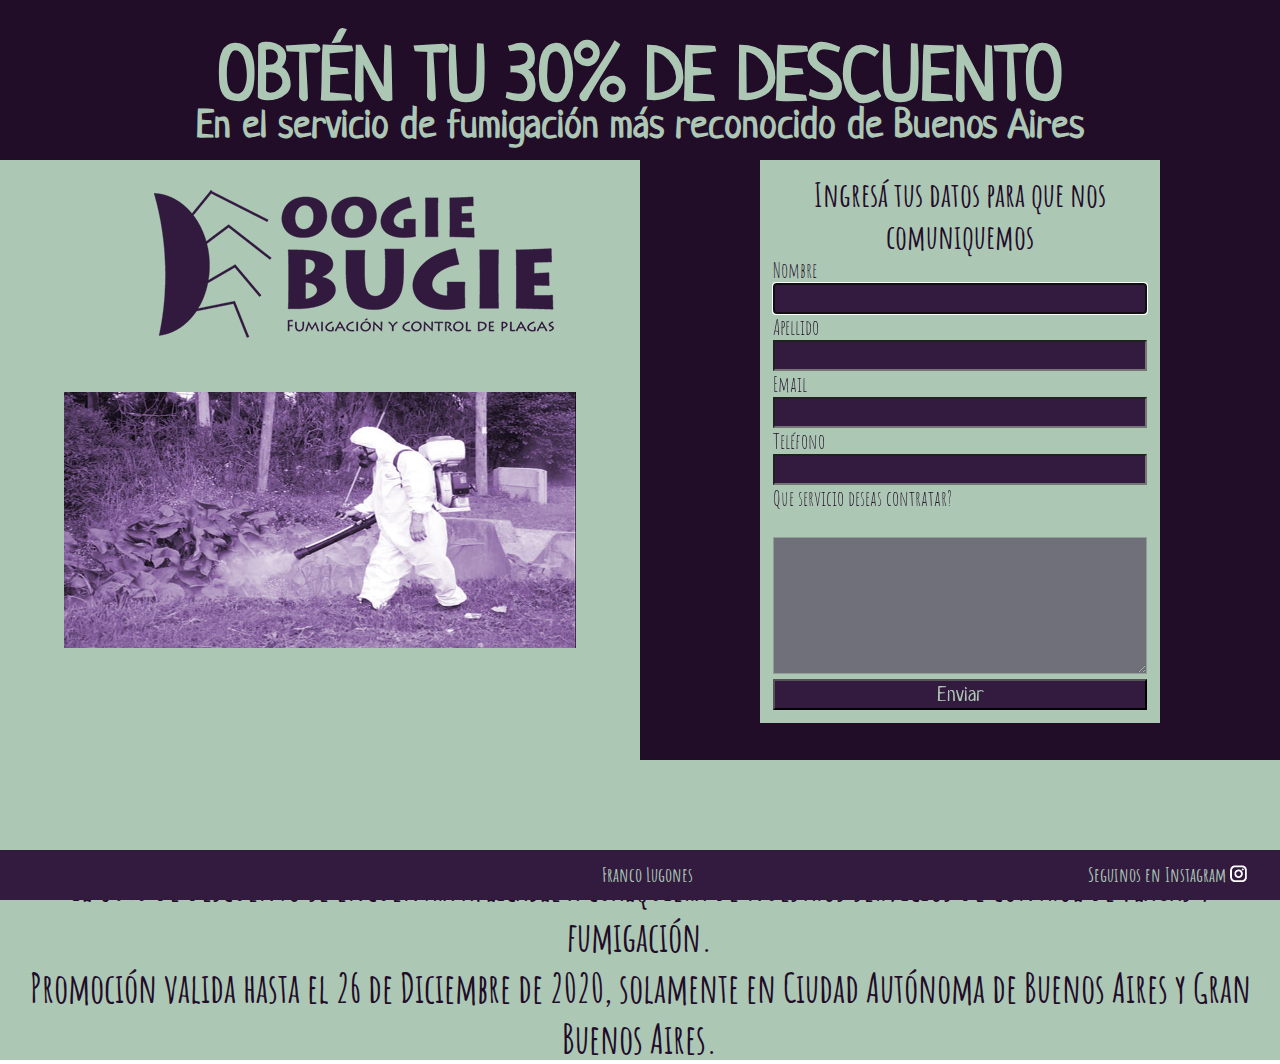
<file: index.html>
<!DOCTYPE html>
<html>
<head>
	<meta charset="utf-8">
	<meta name="viewport" content="width=device-width, initial-scale=1.0">
	<meta http-equiv="X-UA-Compatible" content="IE=edge">
	<title>Segundo Parcial</title>

	<link href="css/estilos1.css" rel="stylesheet" type="text/css">

	<link rel="stylesheet" href="https://cdnjs.cloudflare.com/ajax/libs/animate.css/4.1.1/animate.min.css"/>
	<link rel="stylesheet" type="text/css" href="css/responsiveslides.css">
	<script src="http://ajax.googleapis.com/ajax/libs/jquery/1.8.3/jquery.min.js"></script>
	<script src="js/responsiveslides.js"></script>
	
</head>

<body>

<main>

<div class="grid-container">
  <div class="Header">
		<h1 id="titular" class="animate__animated animate__bounce animate__slower"> OBTÉN TU 30% DE DESCUENTO </h1>
		<br>
		<h4>En el servicio de fumigación más reconocido de Buenos Aires</h4>
  </div>
  <div class="Izquierda">
	  	<div class="logo"> 
			<a href="web/Index.html" target="blank_">
				<img src="img/logo.png" class="animacion1">
			</a>
	  	</div>
	  	<div class="galeria">
	  		<ul class="rslides">
  				 <li><img src="img/1.jpg" alt=""></li>
			</ul>
			<script>
  				$(function() { $(".rslides").responsiveSlides(); });
			</script>
	  	</div>

  </div>

  <div class="Derecha">

  	<div id="cont_texto">
      <h1>Ingresá tus datos para que nos comuniquemos</h1>
      <form id="form" action="enviar.php" method="post">
       
        <label for="nombre">Nombre<br /><input type="text" name="nombre" id="nombre" required autofocus/>
        </label>
          <br />
          <label for="apellido">Apellido<br /><input type="text" name="apellido" id="apellido" />
          </label>
          <br />
          <label for="email">Email<br /><input type="email" name="email" id="email" required />
          </label>
          <br />
          <label>Teléfono</label>
          <input type="tel" >
          <br>
          <label for="mensaje">Que servicio deseas contratar? <br />
          </label>
          <br />
          <textarea name="msj" rows="5" id="mensaje"></textarea>
          <input name="Submit" type="submit" value="Enviar">
  	  </form>

</div>
  </div>

  <div class="Bajo">
  	<h2> El 30% de descuento se encuentra aplicable a cualquiera de nuestros servicios de control de plagas y fumigación. 
  		<br>
  	Promoción valida hasta el 26 de Diciembre de 2020, solamente en Ciudad Autónoma de Buenos Aires y Gran Buenos Aires.
    </h2>
  </div>

</div>

</main>

<div class="footer">
	<div class="link">
		<a href="micrositio.html" target="blank_" style="text-decoration:none">
			<h3>Franco Lugones</h3>
		</a>
	</div> 
	<div class="insta">
		<a href="https://www.instagram.com/" target="blank_" style="text-decoration:none">
			<h5>Seguinos en Instagram</h5>
			<img src="img/ig.png" class="ig">
		</a>
	</div>
</div>

</body>

</html>
</file>
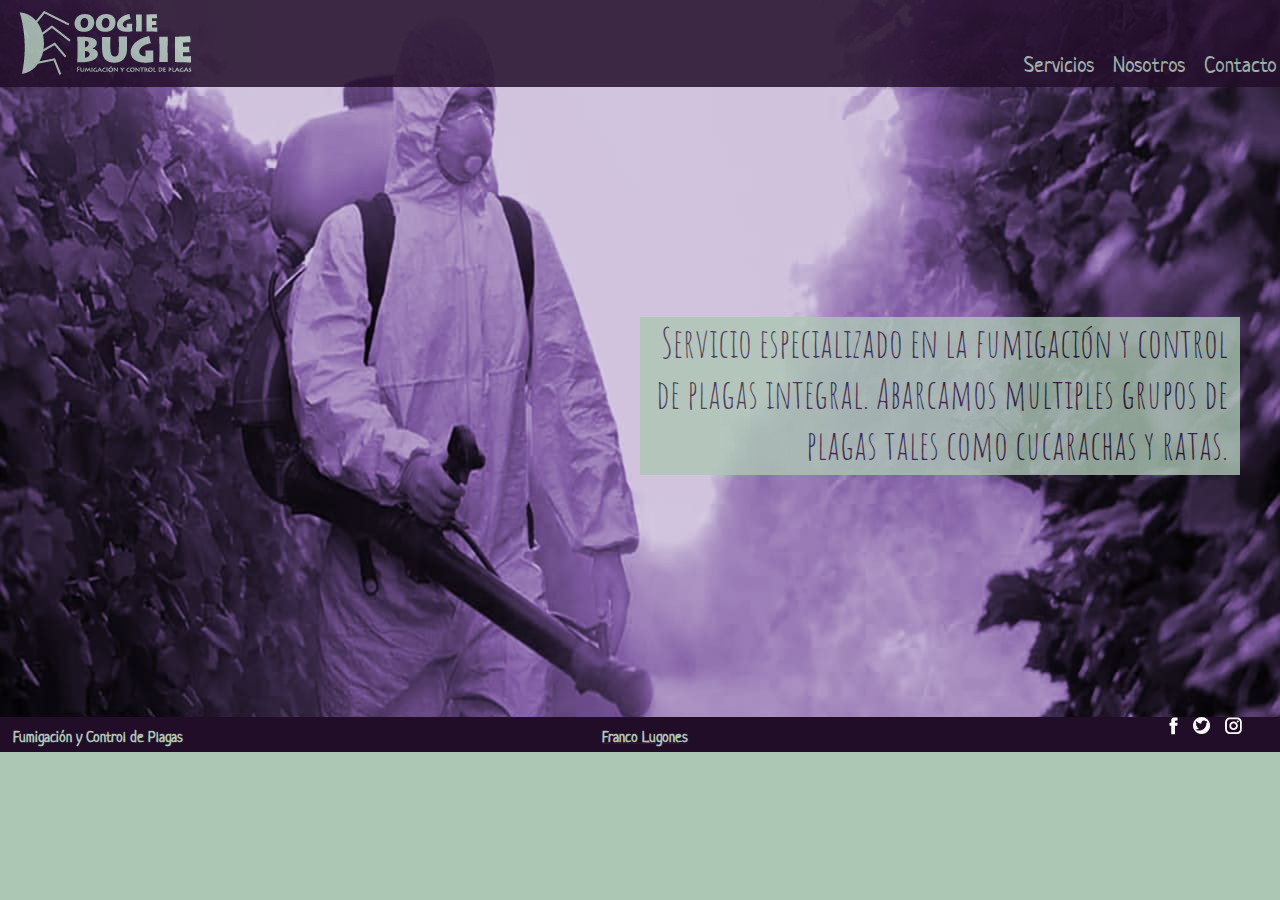
<file: web/Index.html>
<!DOCTYPE html>
<html>
<head>
	<meta charset="utf-8">
	<title>Oogie BUGie</title>
	<link rel="stylesheet" type="text/css" href="css/estilos1.css">
</head>
<body>
<main class="ppal">
	<header>
		<a href="Index.html">
			<img src="img/logo.png" class="logo">
		</a>

		<nav>
			<div>
				<ul>
					<li>
						<a href="servicios.html">Servicios</a>
					</li>
					<li>
						<a href="nosotros.html">Nosotros</a>
					</li>
					<li>
						<a href="contacto.html">Contacto</a>
					</li>
				</ul>
			</div>
		</nav>
	</header>

	<section class="fondo">
		<div class="descripcionppal">
			<p class="textoppal">Servicio especializado en la fumigación y control de plagas integral. Abarcamos multiples grupos de plagas tales como cucarachas y ratas.</p>
		</div>
	</section>

	<footer>
		<div class="tagline">
			<h6 class="autor">Fumigación y Control de Plagas</h6>
		</div>
		<div class="mid">
			<a href="micrositio.html" target="_blank">
					<h6 class="autor">Franco Lugones</h6>
		</div>
		<div class="redes">
			<ul>
				<a class="ig" href="https://www.instagram.com/" target="blank">
				<img src="img/ig.png">
				</a>

				<a class="tw" href="https://twitter.com/home" target="blank">
				<img src="img/tw.png">
				</a>

				<a class="fb" href="https://www.facebook.com/" target="blank">
				<img src="img/fb.png">
				</a>
			</ul>
		</div>
	</footer>

</main>	
</body>
</html>
</file>
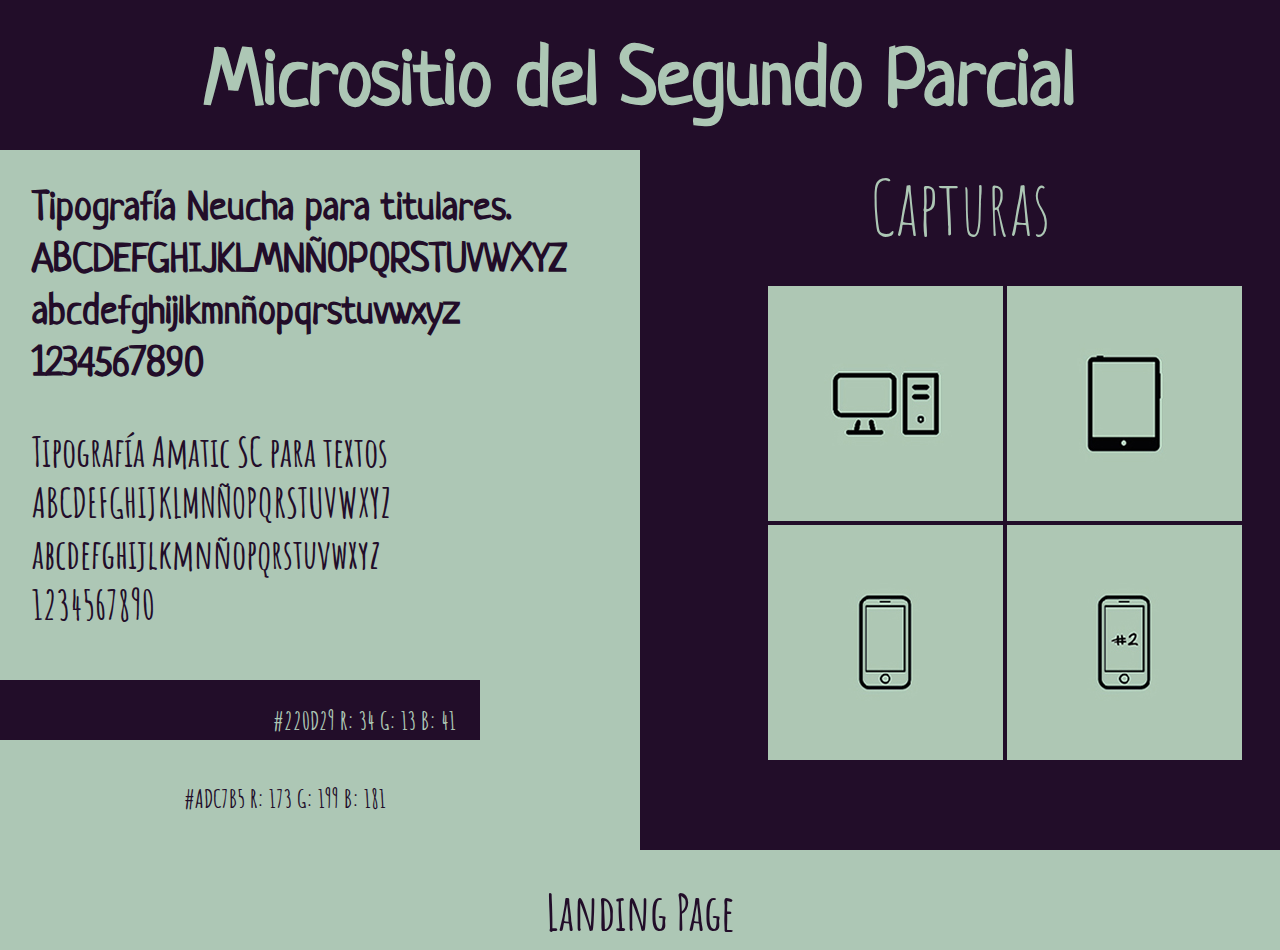
<file: micrositio.html>
<!DOCTYPE html>
<html>
<head>
	<meta charset="utf-8">
	<title>Micrositio - Segundo Parcial</title>

	<link href="css/estilos2.css" rel="stylesheet" type="text/css"/>
  <link rel="stylesheet" href="https://cdnjs.cloudflare.com/ajax/libs/animate.css/4.1.1/animate.min.css"/>
  <link rel="stylesheet" type="text/css" href="css/lightbox.css">

</head>
<body>
<div class="grid-container">
 
  <div class="Header"> <h1>Micrositio del Segundo Parcial</h1> </div>
 
  <div class="Izq">
  	<div class="tipos">
      <h4> Tipografía Neucha para titulares.
  		<br>
  		ABCDEFGHIJKLMNÑOPQRSTUVWXYZ
  		<br>
  		abcdefghijlkmnñopqrstuvwxyz
  		<br>
  		1234567890</h4>
  		<br>
  		<h5>
  			Tipografía Amatic SC para textos
  			<br>
  			ABCDEFGHIJKLMNÑOPQRSTUVWXYZ
  			<br>
  			abcdefghijlkmnñopqrstuvwxyz
  			<br>
  			1234567890
  		</h5> 
    </div>
      <div class="color1">
        <h6>#220D29 R: 34 G: 13 B: 41</h6>
      </div>
      <br>
      <div class="color2">
        <h3>#ADC7B5 R: 173 G: 199 B: 181</h3>
      </div>
  </div>

  <div class="Der">

        <p>Capturas</p>

    <div id="galeria">
    <a href="img/screen1.jpg" data-lightbox="olivos" data-title="Captura de pantalla versión desktop">
    <img src="img/screen1ch.jpg" class="ancho"></a>

    <a href="img/screen2.jpg" data-lightbox="olivos" data-title="Captura de pantalla versión tablet">
    <img src="img/screen2ch.jpg" class="ancho"></a>

    <a href="img/screen3.jpg" data-lightbox="olivos" data-title="Captura de pantalla versión mobile #1">
    <img src="img/screen3ch.jpg" class="ancho"></a>

    <a href="img/screen4.jpg" data-lightbox="olivos" data-title="Captura de pantalla versión mobile #2">
    <img src="img/screen4ch.jpg" class="ancho"></a>

</div>

  </div>
 
  <div id="Footer"> 
	<div class="animate__animated animate__bounce animate__infinite">
  <a href="index.html" target="blank_" style="text-decoration:none">
		<h2>Landing Page</h2>
	</a>
  </div>
  </div>
  
</div>
<script src="js/lightbox-plus-jquery.js"></script>
</body>
</html>
</file>
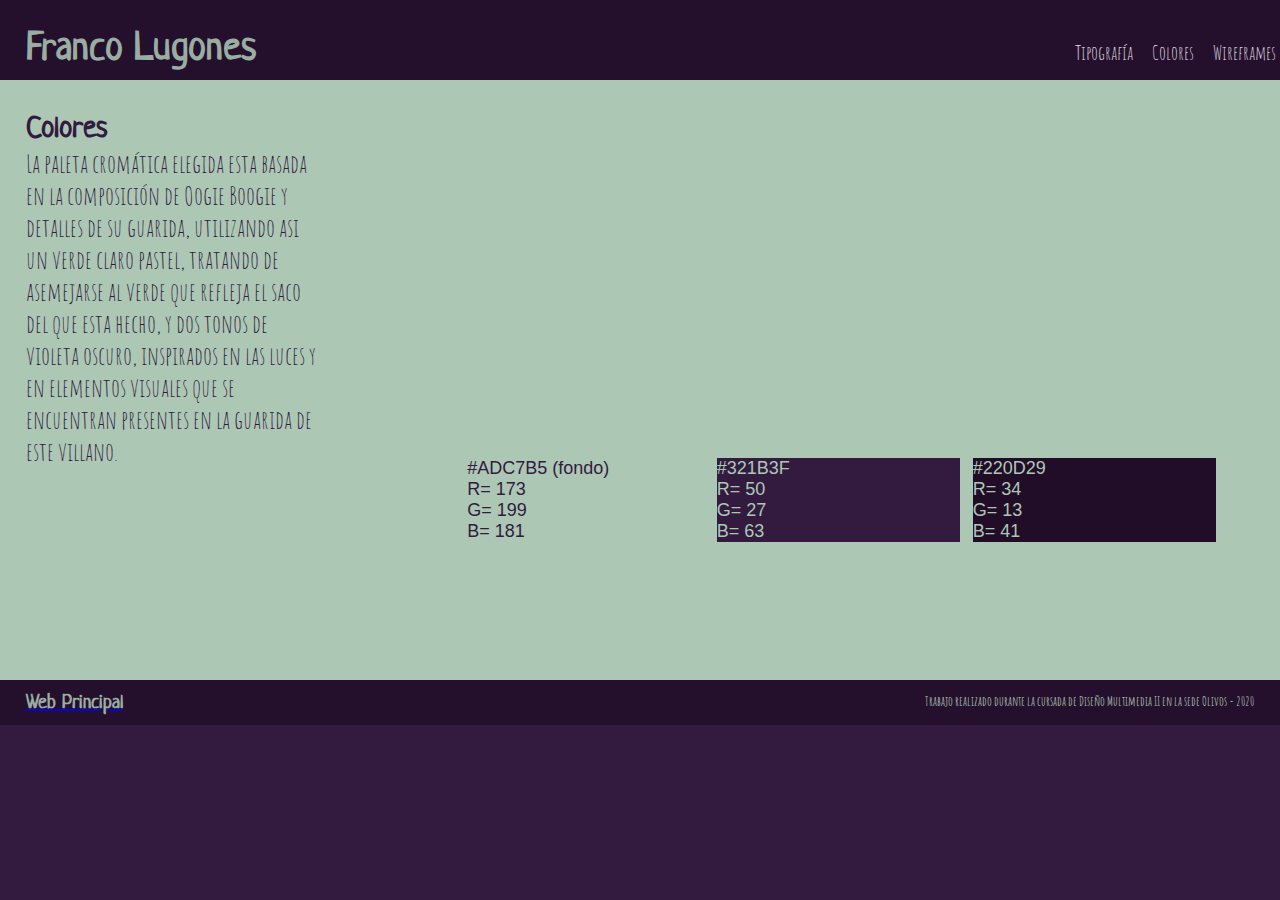
<file: web/colores.html>
<!DOCTYPE html>
<html>
<head>
	<meta charset="utf-8">
	<title>Franco Lugones - Micrositio</title>
	<link rel="stylesheet" type="text/css" href="css/estilos2.css">
</head>
<body>
	<main>
		<header>
			<a href="micrositio.html">
			<h1>Franco Lugones</h1>
			</a>

			<nav>
				<div>
					<ul>
						<li>
							<a href="tipografia.html">Tipografía</a>
						</li>
						<li>
							<a href="colores.html">Colores</a>
						</li>
						<li>
							<a href="wireframes.html">Wireframes</a>
						</li>
					</ul>
				</div>
			</nav>
		</header>

	<section>
		<div class="colores">
			<h5>Colores</h5>
			<p class="amatic">
				La paleta cromática elegida esta basada en la composición de Oogie Boogie y detalles de su guarida, utilizando asi un verde claro pastel, tratando de asemejarse al verde que refleja el saco del que esta hecho, y dos tonos de violeta oscuro, inspirados en las luces y en elementos visuales que se encuentran presentes en la guarida de este villano.
			</p>
		</div>
		<div class="linea1">
			<p class="color1">
				#ADC7B5 (fondo) <br>
				R= 173 <br>
				G= 199 <br>
				B= 181
			</p>
		</div>
		<div class="linea2">
			<p class="color2">
				#321B3F <br>
				R= 50 <br>
				G= 27 <br>
				B= 63
			</p>
		</div>
		<div class="linea3">
			<p class="color3">
				#220D29 <br>
				R= 34 <br>
				G= 13 <br>
				B= 41
			</p>
		</div>
	</section>
	
	<footer>
		<div class="web">
			<a href="index.html" target="blank"><h2>Web Principal</h2></a>
		</div>
		<div class="aclaracion">
			<h6>Trabajo realizado durante la cursada de Diseño Multimedia II en la sede Olivos - 2020</h6>
		</div>
	</footer>

	</main>
</body>
</html>
</file>
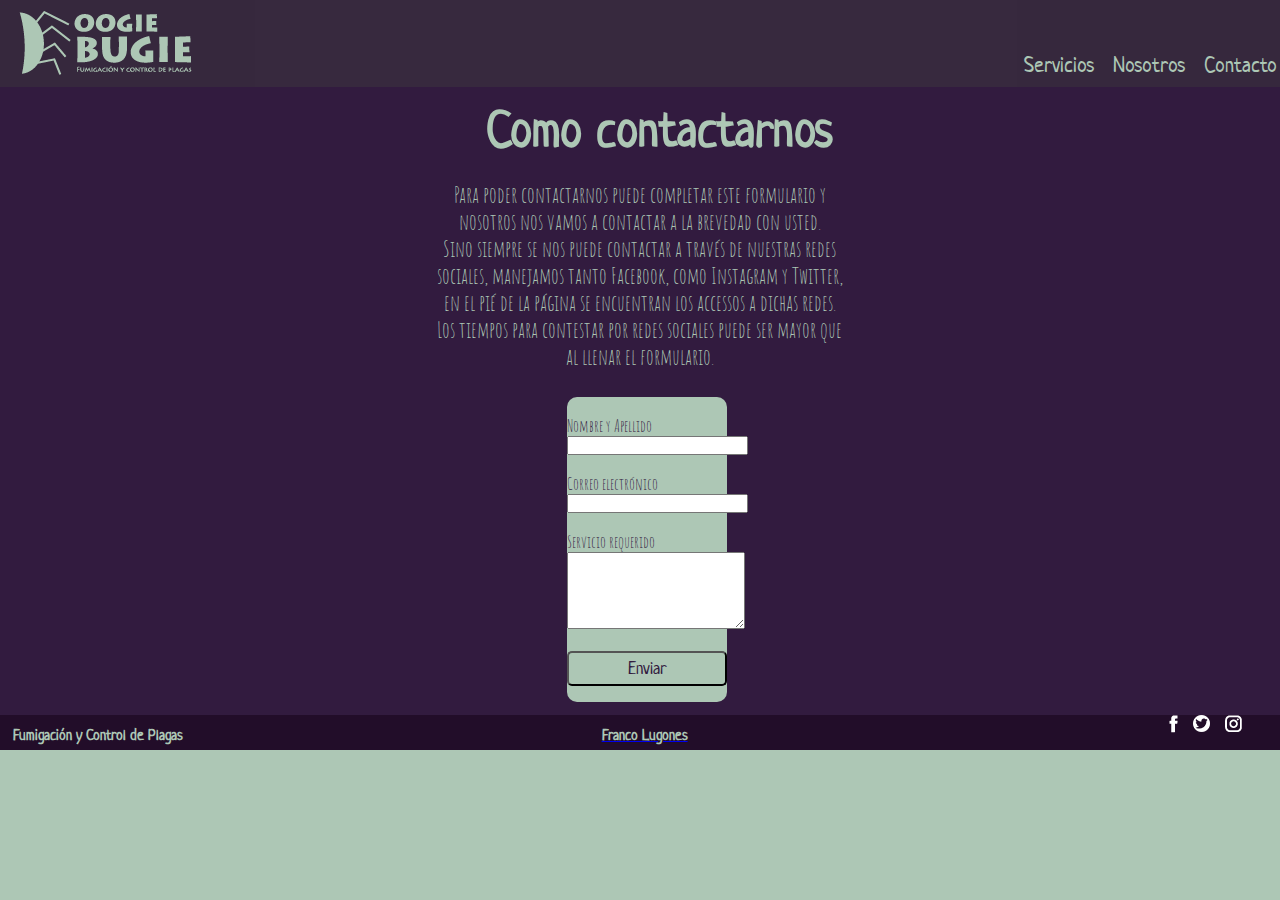
<file: web/contacto.html>
<!DOCTYPE html>
<html>
<head>
	<meta charset="utf-8">
	<title>Oogie BUGie</title>
	<link rel="stylesheet" type="text/css" href="css/estilos1.css">
</head>
<body>
<main class="flat">
	<header>
		<a href="index.html">
			<img src="img/logo.png" class="logo">
		</a>

		<nav>
			<div>
				<ul>
					<li>
						<a href="servicios.html">Servicios</a>
					</li>
					<li>
						<a href="nosotros.html">Nosotros</a>
					</li>
					<li>
						<a href="contacto.html">Contacto</a>
					</li>
				</ul>
			</div>
		</nav>
	</header>

	<section class="contacto">

		<h1 class="tittlecntc">
			Como contactarnos
		</h1>
		<p class="textcntc">Para poder contactarnos puede completar este formulario y nosotros nos vamos a contactar a la brevedad con usted.
		<br>Sino siempre se nos puede contactar a través de nuestras redes sociales, manejamos tanto Facebook, como Instagram y Twitter, en el pié de la página se encuentran los accessos a dichas redes.
		<br>Los tiempos para contestar por redes sociales puede ser mayor que al llenar el formulario.</p>

	</section>

	<section class="fondofo">

		<div class="formulario">
			<form method="post" action="mailto:franlugones@gmail.com">
				<br>
				<label class="tag">Nombre y Apellido</label>
				<br>
				<input type="text" name="Nombre" required class="anchoform">
				<br><br>
				<label class="tag">Correo electrónico</label>
				<br>
				<input type="text" name="Mail" required class="anchoform">
				<br><br>
				<label class="tag">Servicio requerido</label>
				<br>
				<textarea class="anchoform" required="" rows="5"></textarea>
				<br><br>
				<input type="submit" name="envio" value="Enviar" class="enviar">
			</form>
		</div>

	</section>

	<footer>
		<div class="tagline">
			<h6 class="autor">Fumigación y Control de Plagas</h6>
		</div>
		<div class="mid">
			<a href="micrositio.html" target="_blank">
					<h6 class="autor">Franco Lugones</h6>
		</div>
		<div class="redes">
			<ul>
				<a class="ig" href="https://www.instagram.com/" target="blank">
				<img src="img/ig.png">
				</a>

				<a class="tw" href="https://twitter.com/home" target="blank">
				<img src="img/tw.png">
				</a>

				<a class="fb" href="https://www.facebook.com/" target="blank">
				<img src="img/fb.png">
				</a>
			</ul>
		</div>
	</footer>

</main>	
</body>
</html>
</file>
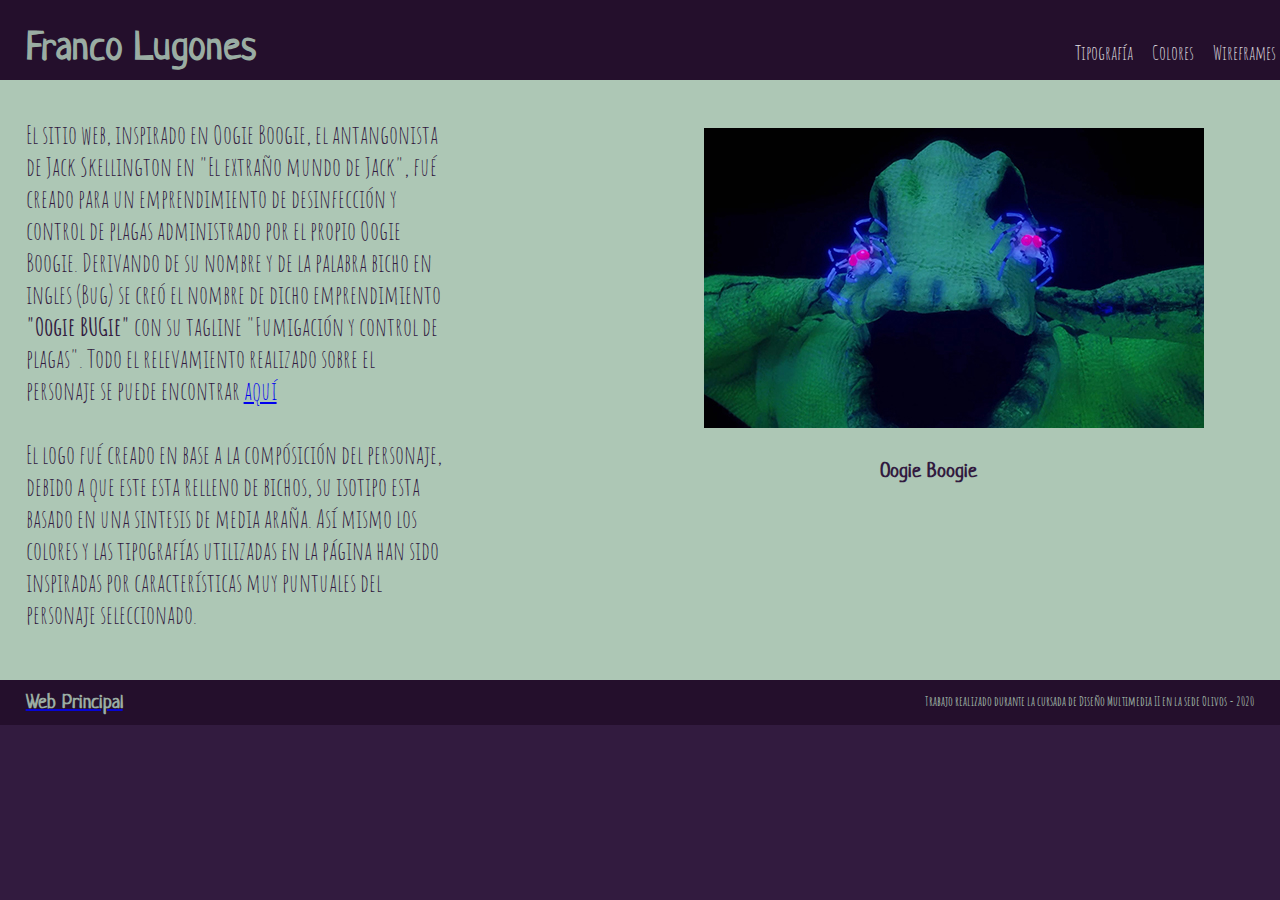
<file: web/micrositio.html>
<!DOCTYPE html>
<html>
<head>
	<meta charset="utf-8">
	<title>Franco Lugones - Micrositio</title>
	<link rel="stylesheet" type="text/css" href="css/estilos2.css">
</head>
<body>
	<main>
		<header>
			<a href="micrositio.html">
			<h1>Franco Lugones</h1>
			</a>

			<nav>
				<div>
					<ul>
						<li>
							<a href="tipografia.html">Tipografía</a>
						</li>
						<li>
							<a href="colores.html">Colores</a>
						</li>
						<li>
							<a href="wireframes.html">Wireframes</a>
						</li>
					</ul>
				</div>
			</nav>
		</header>
	
	<section>
		<div class="partido">
			<p class="amatic">El sitio web, inspirado en Oogie Boogie, el antangonista de Jack Skellington en "El extraño mundo de Jack", fué creado para un emprendimiento de desinfección y control de plagas administrado por el propio Oogie Boogie. Derivando de su nombre y de la palabra bicho en ingles (Bug) se creó el nombre de dicho emprendimiento <b>"Oogie BUGie"</b> con su tagline "Fumigación y control de plagas". Todo el relevamiento realizado sobre el personaje se puede encontrar <a href="pdf/relevamiento.pdf" target="_blank">aquí</a>
			<br><br>
			El logo fué creado en base a la compósición del personaje, debido a que este esta relleno de bichos, su isotipo esta basado en una sintesis de media araña. Así mismo los colores y las tipografías utilizadas en la página han sido inspiradas por características muy puntuales del personaje seleccionado.</p>	
		</div>
		<div class="fuente">
			<a href="https://the-nightmare-before-christmas.fandom.com/wiki/Oogie_Boogie" target="blank"><img src="img/ob.jpg"></a>
		</div>
		<div class="ob">
			<h3>Oogie Boogie</h3>
		</div>
	</section>

	<footer>
		<div class="web">
			<a href="index.html" target="blank"><h2>Web Principal</h2></a>
		</div>
		<div class="aclaracion">
			<h6>Trabajo realizado durante la cursada de Diseño Multimedia II en la sede Olivos - 2020</h6>
		</div>
	</footer>

	</main>
</body>
</html>
</file>
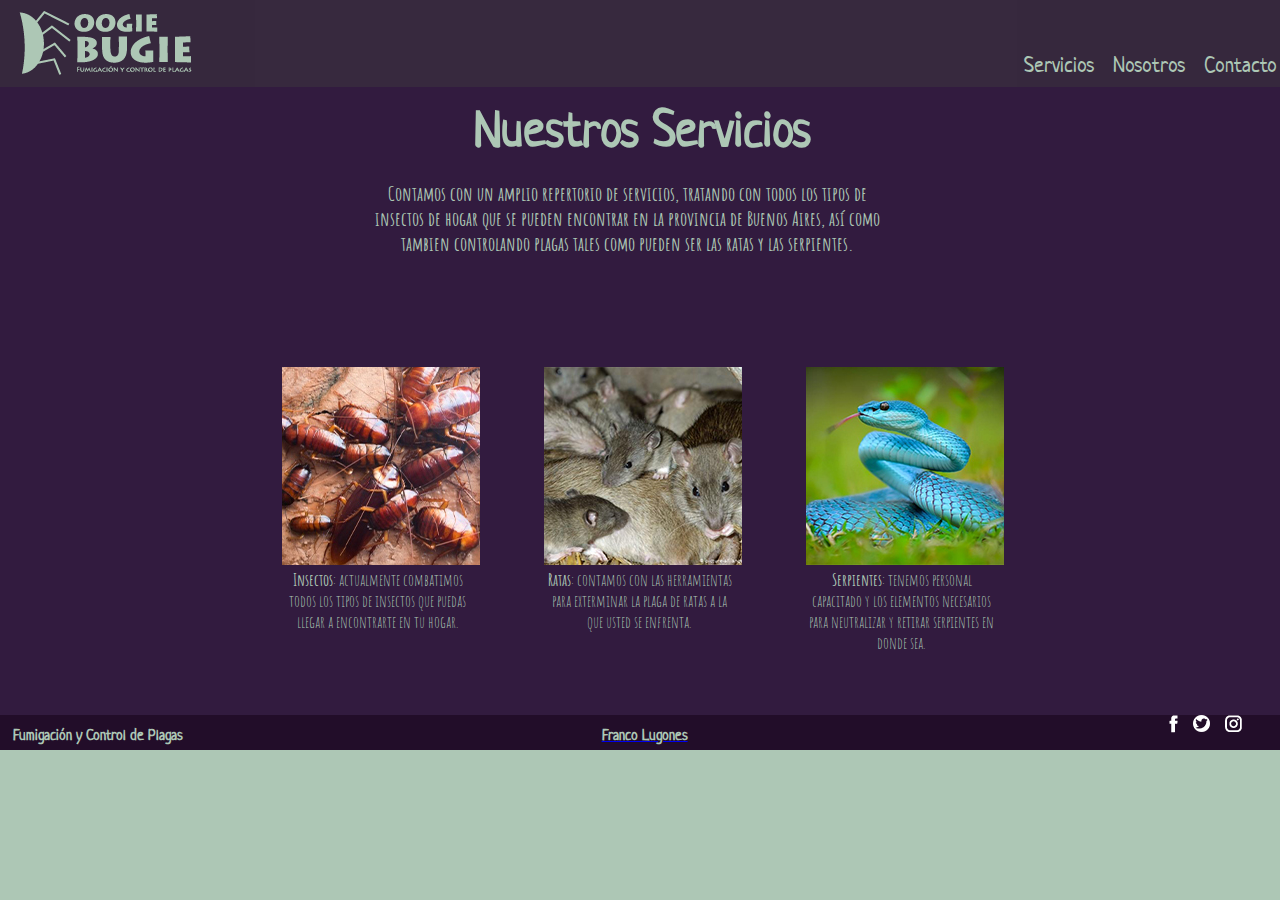
<file: web/servicios.html>
<!DOCTYPE html>
<html>
<head>
	<meta charset="utf-8">
	<title>Oogie BUGie</title>
	<link rel="stylesheet" type="text/css" href="css/estilos1.css">
</head>
<body>
<main class="flat">
	<header>
		<a href="Index.html">
			<img src="img/logo.png" class="logo">
		</a>

		<nav>
			<div>
				<ul>
					<li>
						<a href="servicios.html">Servicios</a>
					</li>
					<li>
						<a href="nosotros.html">Nosotros</a>
					</li>
					<li>
						<a href="contacto.html">Contacto</a>
					</li>
				</ul>
			</div>
		</nav>
	</header>

	<section class="fondosvcs">
	<section class="titular">
		<h1 class="titlesvcs">Nuestros Servicios</h1>
		<h2 class="textsvcs">Contamos con un amplio repertorio de servicios, tratando con todos los tipos de insectos de hogar que se pueden encontrar en la provincia de Buenos Aires, así como tambien controlando plagas tales como pueden ser las ratas y las serpientes.</h2>
	</section>

	<section class="svcs">
		<div class="svcs1">
			<a><img src="img/insectos.jpg"></a>
			<br>
			<p><b>Insectos</b>: actualmente combatimos todos los tipos de insectos que puedas llegar a encontrarte en tu hogar.</p>
		</div>

		<div class="svcs2">
			<a><img src="img/ratas.jpg"></a> <br>
			<p><b>Ratas</b>: contamos con las herramientas para exterminar la plaga de ratas a la que usted se enfrenta.</p>
		</div>

		<div class="svcs3">
			<a><img src="img/serpientes.jpg"></a> <br>
			<p><b>Serpientes</b>: tenemos personal capacitado y los elementos necesarios para neutralizar y retirar serpientes en donde sea.</p>
		</div>
	</section>
	</section>

	<footer>
		<div class="tagline">
			<h6 class="autor">Fumigación y Control de Plagas</h6>
		</div>
		<div class="mid">
			<a href="micrositio.html" target="_blank">
					<h6 class="autor">Franco Lugones</h6>
		</div>
		<div class="redes">
			<ul>
				<a class="ig" href="https://www.instagram.com/" target="blank">
				<img src="img/ig.png">
				</a>

				<a class="tw" href="https://twitter.com/home" target="blank">
				<img src="img/tw.png">
				</a>

				<a class="fb" href="https://www.facebook.com/" target="blank">
				<img src="img/fb.png">
				</a>
			</ul>
		</div>
	</footer>
	
</main>	
</body>
</html>
</file>
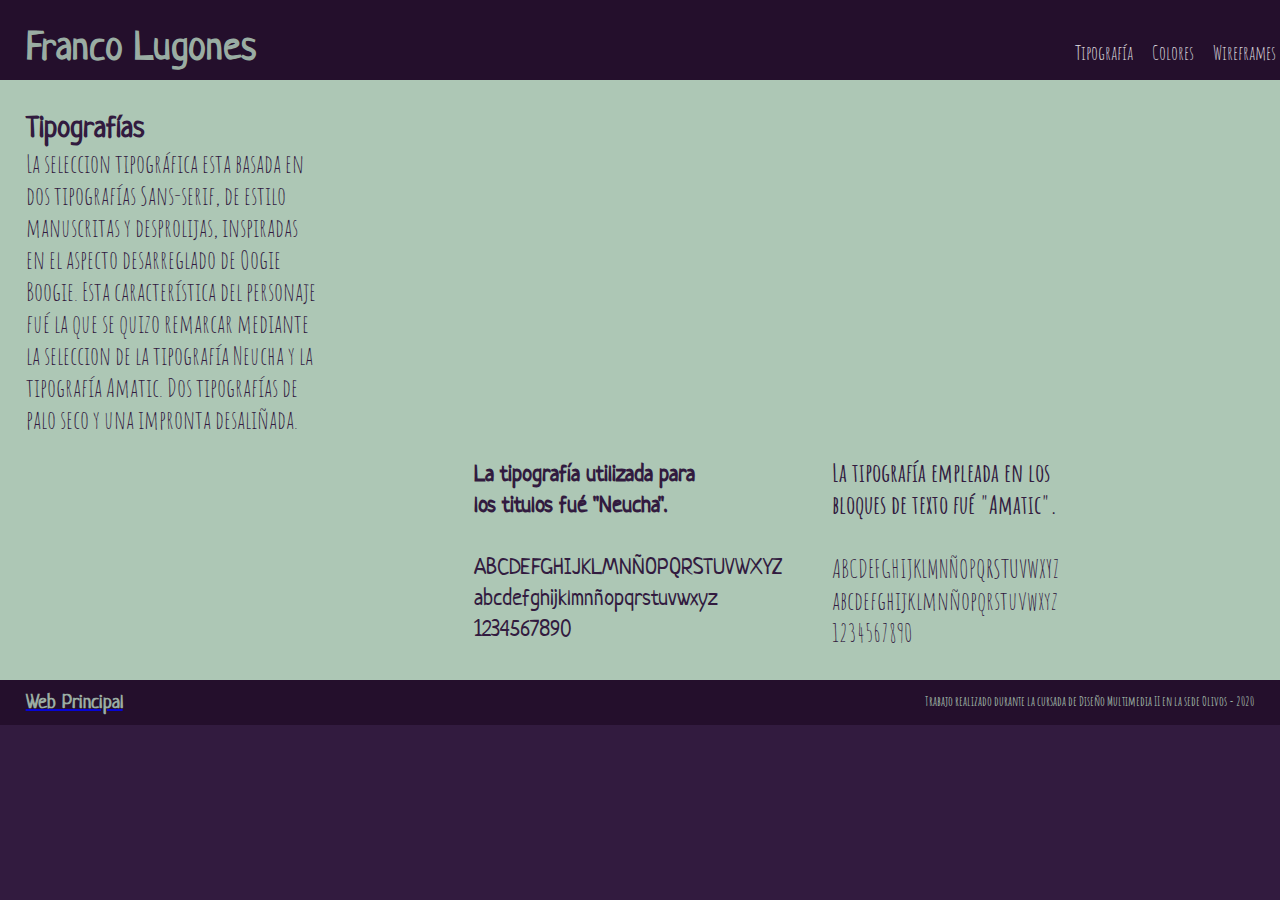
<file: web/tipografia.html>
<!DOCTYPE html>
<html>
<head>
	<meta charset="utf-8">
	<title>Franco Lugones - Micrositio</title>
	<link rel="stylesheet" type="text/css" href="css/estilos2.css">
</head>
<body>
	<main>
		<header>
			<a href="micrositio.html">
			<h1>Franco Lugones</h1>
			</a>

			<nav>
				<div>
					<ul>
						<li>
							<a href="tipografia.html">Tipografía</a>
						</li>
						<li>
							<a href="colores.html">Colores</a>
						</li>
						<li>
							<a href="wireframes.html">Wireframes</a>
						</li>
					</ul>
				</div>
			</nav>
		</header>

	<section>
		<div class="tipografias">
			<h5>Tipografías</h5>
			<p class="amatic">
				La seleccion tipográfica esta basada en dos tipografías Sans-serif, de estilo manuscritas y desprolijas, inspiradas en el aspecto desarreglado de Oogie Boogie. Esta característica del personaje fué la que se quizo remarcar mediante la seleccion de la tipografía Neucha y la tipografía Amatic. Dos tipografías de palo seco y una impronta desaliñada.
			</p>
		</div>
		<div class="titulos">
			<p class="neucha">
				<b>La tipografía utilizada para los titulos fué "Neucha".</b><br><br>
				ABCDEFGHIJKLMNÑOPQRSTUVWXYZ<br>
				abcdefghijklmnñopqrstuvwxyz<br>
				1234567890
			</p>
		</div>
		<div class="texto">
			<p class="amatic">
				<b>La tipografía empleada en los bloques de texto fué "Amatic".</b><br><br>
				ABCDEFGHIJKLMNÑOPQRSTUVWXYZ<br>
				abcdefghijklmnñopqrstuvwxyz<br>
				1234567890
			</p>
		</div>
	</section>

	<footer>
		<div class="web">
			<a href="index.html" target="blank"><h2>Web Principal</h2></a>
		</div>
		<div class="aclaracion">
			<h6>Trabajo realizado durante la cursada de Diseño Multimedia II en la sede Olivos - 2020</h6>
		</div>
	</footer>

	</main>
</body>
</html>
</file>
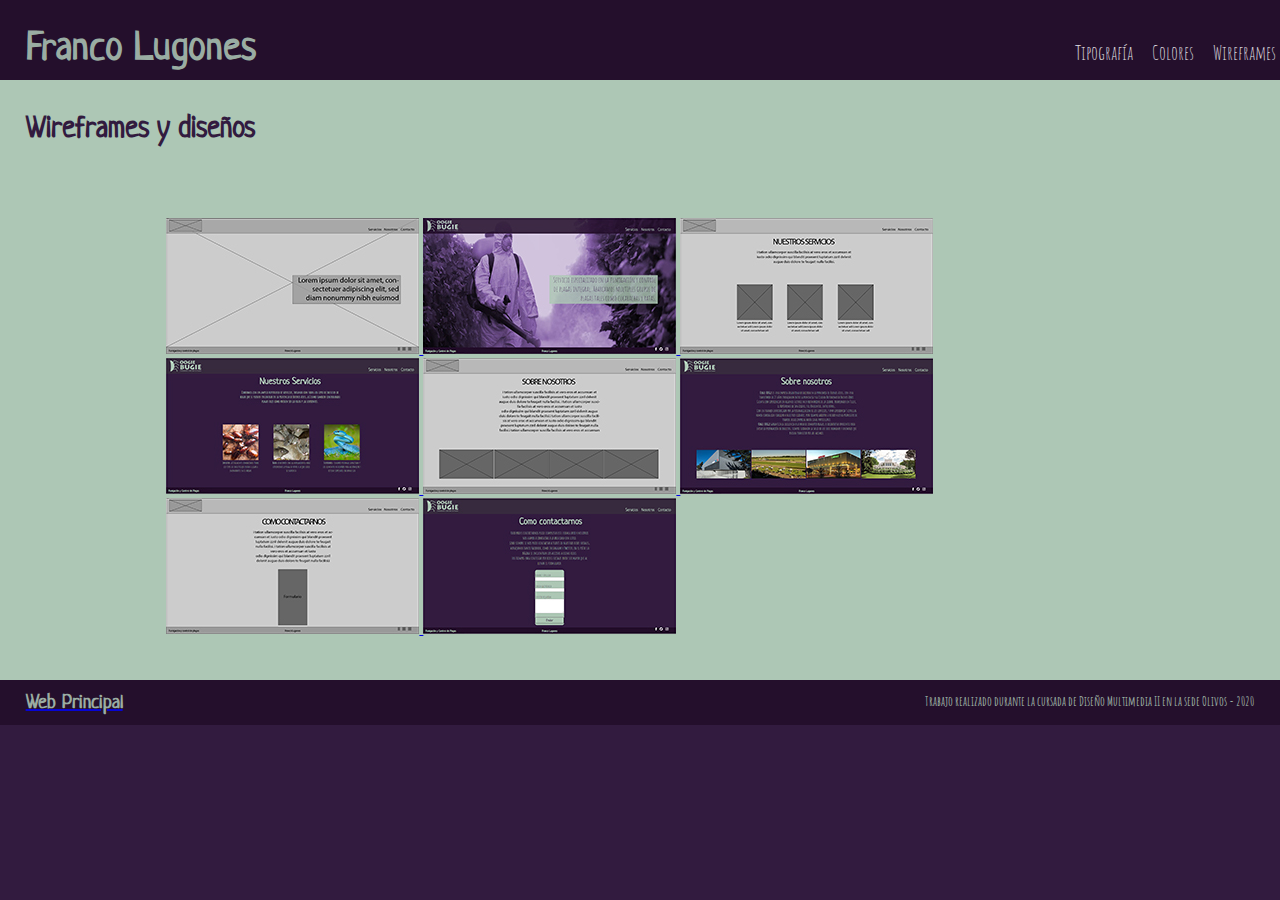
<file: web/wireframes.html>
<!DOCTYPE html>
<html>
<head>
	<meta charset="utf-8">
	<title>Franco Lugones - Micrositio</title>
	<link rel="stylesheet" type="text/css" href="css/estilos2.css">
	<link rel="stylesheet" type="text/css" href="css/lightbox.css">
</head>
<body>
	<main>
		<header>
			<a href="micrositio.html">
			<h1>Franco Lugones</h1>
			</a>

			<nav>
				<div>
					<ul>
						<li>
							<a href="tipografia.html">Tipografía</a>
						</li>
						<li>
							<a href="colores.html">Colores</a>
						</li>
						<li>
							<a href="wireframes.html">Wireframes</a>
						</li>
					</ul>
				</div>
			</nav>
		</header>
	
	<section>
		<div class="colores">
			<h5>Wireframes y diseños</h5>
		</div>
		<div class="galeria">

		<a href="img/wir1.jpg" data-lightbox="wireframes" data-title="Wireframe de Index">
		<img src="img/wir1ch.jpg">
		</a>

		<a href="img/dis1.jpg" data-lightbox="wireframes" data-title="Diseño de Index">
		<img src="img/dis1ch.jpg">
		</a>

		<a href="img/wir2.jpg" data-lightbox="wireframes" data-title="Wireframe de Servicios">
		<img src="img/wir2ch.jpg">
		</a>

		<a href="img/dis2.jpg" data-lightbox="wireframes" data-title="Diseño de Servicios">
		<img src="img/dis2ch.jpg">
		</a>

		<a href="img/wir3.jpg" data-lightbox="wireframes" data-title="Wireframe de Nosotros">
		<img src="img/wir3ch.jpg">
		</a>

		<a href="img/dis3.jpg" data-lightbox="wireframes" data-title="Diseño de Nosotros">
		<img src="img/dis3ch.jpg">
		</a>

		<a href="img/wir4.jpg" data-lightbox="wireframes" data-title="Wireframe de Contacto">
		<img src="img/wir4ch.jpg">
		</a>

		<a href="img/dis4.jpg" data-lightbox="wireframes" data-title="Diseño de COntacto">
		<img src="img/dis4ch.jpg">
		</a>

		</div>
	<script src="js/lightbox-plus-jquery.js"></script>	
	</section>

	<footer>
		<div class="web">
			<a href="index.html" target="blank"><h2>Web Principal</h2></a>
		</div>
		<div class="aclaracion">
			<h6>Trabajo realizado durante la cursada de Diseño Multimedia II en la sede Olivos - 2020</h6>
		</div>
	</footer>

	</main>
</body>
</html>
</file>
<file: css/estilos1.css>
@import url('https://fonts.googleapis.com/css2?family=Neucha&display=swap');
@import url('https://fonts.googleapis.com/css2?family=Amatic+SC:wght@400;700&display=swap');

* { box-sizing: border-box;
	margin: 0;
    padding: 0;
    box-sizing: border-box; }

main{width: 100%;
	 height: auto;
	 background-color: #d2dae2;
	 margin-left: auto;
	 margin-right: auto; }

@media{

	.grid-container { display: grid;
				  grid-template-columns: 1fr 1fr;
				  grid-template-rows: 100px 600px 500px 200px;
				  gap: 0px 0px;
				  grid-template-areas:
				    "Header Header"
				    "Derecha Derecha"
				    "Izquierda Izquierda"
				    "Bajo Bajo"; }

.Header { grid-area: Header;
		  width: 100%;
	      height: 1000px;
	      background-color: #220D29;
	      position: static; }

#titular { width: 100%;
		   height: 40px;
		   padding-top: 10px; }

	     h1 {color: #ADC7B5;
		     font-family: 'Neucha', cursive;
		     font-size: 35px;
		     text-align: center;
		     text-decoration: none;}
		 h4 {color: #ADC7B5;
		     font-family: 'Neucha', cursive;
		     font-size: 20px;
		     text-align: center;
		     text-decoration: none;}

.Izquierda { grid-area: Izquierda;
			 width: 100%;
		     height: 500px;
		     background-color: #ADC7B5;
		     position: static; }

	.logo { width: 100%;
		    padding-top: 15px;
		    padding-left: 10%; }

	.animacion1 {transition: all 0.3s ease;}

	.animacion1:hover{
				transform:rotate(-15deg);
				/*transform:rotate(angulo*/}

.Derecha { grid-area: Derecha;
		   width: 100%;
	 	   height: 600px;
		   background-color: #220D29;
		   float: right;
		   position: static; }

	#form input, textarea { width:100%;
							font-family: 'Neucha', cursive;
							background-color: #321B3F;
							color: #ADC7B5;
							font-size: 1em; }

	#form { width: 100%; }

	#cont_texto { background: #ADC7B5;
			 	  font-family: 'Amatic SC', cursive;
				  font-size:1.3em;
				  width: 400px;
				  color: #220D29;
				  padding: 2%;
				  margin:0 auto; }

	#cont_texto h1 { font-family: 'Amatic SC', cursive;
					 font-size: 1.6em;
					 color: #220D29; }

.Bajo { grid-area: Bajo;
		width: 100%;
	    height: 300px;
	    background-color: #ADC7B5;
	    clear: both;
	    position: static; }

	h2 {padding-top: 10px;
		color:  #220D29;
		font-family: 'Amatic SC', cursive;;
		font-size: 30px;
		text-align: center;
		text-decoration: none;}


.footer{ width: 100%;
	     height: 50px;
	     background-color: #321B3F;
	     position: fixed;
	     right: 0px;
	     bottom: 0px;}

.link {float: left;
		width: 65%;
		height: 50px;
		padding-left: 40%;
		padding-top: 12px;}

.insta {float: right;
		width: 35%;
		height: 28px;
		padding-top: 12px;
		transition: all 0.3s ease;}

@keyframes caja{

15% { transform: translateX(5px);}

30% { transform: translateX(-5px);}

50% { transform: translateX(3px);}

65% { transform: translateX(-3px);}

80% { transform: translateX(2px);}

100% { transform: translateX(0);}

}

.insta:hover{animation: caja 1s ease;
			 animation-iteration-count:5;}

	h3 {color:  #ADC7B5;
		font-family: 'Amatic SC', cursive;;
		font-size: 20px;
		text-decoration: none;}
	h5 {color:  #ADC7B5;
		font-family: 'Amatic SC', cursive;;
		font-size: 20px;
		text-decoration: none;
		display: inline;}

.ig {display: inline;}
}

@media (min-width: 600px){

.grid-container {
  display: grid;
  grid-template-columns: 1fr 1fr;
  grid-template-rows: 160px 600px 600px 300px;
  gap: 0px 0px;
  grid-template-areas:
    "Header Header"
    "Derecha Derecha"
    "Izquierda Izquierda"
    "Bajo Bajo";}

.Header { grid-area: Header;
		  width: 100%;
	      height: 160px;
	      background-color: #220D29;
	      position: static; }

#titular { width: 100%;
		   height: 90px;
		   padding-top: 25px; }

	     h1 {color: #ADC7B5;
		     font-family: 'Neucha', cursive;
		     font-size: 50px;
		     text-align: center;
		     text-decoration: none;}
		 h4 {color: #ADC7B5;
		     font-family: 'Neucha', cursive;
		     font-size: 25px;
		     text-align: center;
		     text-decoration: none;}

.Izquierda { grid-area: Izquierda;
			 width: 100%;
		     height: 600px;
		     background-color: #ADC7B5;
		     float: left;
		     position: static; }

	.logo {width: 100%;
		   padding-top: 15px;
		   padding-left: 25%;}

.Derecha { grid-area: Derecha;
		   width: 100%;
	 	   height: 600px;
		   background-color: #220D29;
		   float: right;
		   position: static; }

	#form input, textarea { width:100%;
							font-family: 'Neucha', cursive;
							background-color: #321B3F;
							color: #ADC7B5;
							font-size: 1em; }

	#form { width: 100%; }

	#cont_texto { background: #ADC7B5;
			 	  font-family: 'Amatic SC', cursive;
				  font-size:1.3em;
				  width: 400px;
				  color: #220D29;
				  padding: 2%;
				  margin:0 auto; }

	#cont_texto h1 { font-family: 'Amatic SC', cursive;
					 font-size: 1.6em;
					 color: #220D29; }

.Bajo { grid-area: Bajo;
		width: 100%;
	    height: 300px;
	    background-color: #ADC7B5;
	    clear: both;
	    position: static; }

	h2 {padding-top: 30px;
		color:  #220D29;
		font-family: 'Amatic SC', cursive;;
		font-size: 35px;
		text-align: center;
		text-decoration: none;}

.footer{ width: 100%;
	     height: 50px;
	     background-color: #321B3F;
	     position: fixed;
	     right: 0px;
	     bottom: 0px; }

.link {float: left;
		width: 70%;
		height: 50px;
		padding-left: 42%;
		padding-top: 12px;}

.insta {float: right;
		width: 20%;
		height: 28px;
		padding-top: 12px;
		transition: all 0.3s ease;}

@keyframes caja{

15% { transform: translateX(5px);}

30% { transform: translateX(-5px);}

50% { transform: translateX(3px);}

65% { transform: translateX(-3px);}

80% { transform: translateX(2px);}

100% { transform: translateX(0);}

}

.insta:hover{animation: caja 1s ease;
			 animation-iteration-count:5;}

	h3 {color:  #ADC7B5;
		font-family: 'Amatic SC', cursive;;
		font-size: 20px;
		text-decoration: none;}

	h5 {color:  #ADC7B5;
		font-family: 'Amatic SC', cursive;;
		font-size: 20px;
		text-decoration: none;
		display: inline;}

.ig {display: inline;}

}

@media (min-width: 900px) {

.grid-container { display: grid;
				  grid-template-columns: 1fr 1fr 1fr 1fr;
				  grid-template-rows: 160px 600px 300px;
				  gap: 0px 0px;
				  grid-template-areas:
				    "Header Header Header Header"
				    "Izquierda Izquierda Derecha Derecha"
				    "Bajo Bajo Bajo Bajo"; }

.Header { grid-area: Header;
		  width: 100%;
	      height: 160px;
	      background-color: #220D29;
	      position: static; }

#titular { width: 100%;
		   height: 80px;
		   padding-top: 25px; }

	     h1 {color: #ADC7B5;
		     font-family: 'Neucha', cursive;
		     font-size: 75px;
		     text-align: center;
		     text-decoration: none; }
		 h4 {color: #ADC7B5;
		     font-family: 'Neucha', cursive;
		     font-size: 40px;
		     text-align: center;
		     text-decoration: none;}

.Izquierda { grid-area: Izquierda;
			 width: 100%;
		     height: 600px;
		     background-color: #ADC7B5;
		     float: left;
		     position: static; }

	.logo {width: 100%;
		   padding-top: 30px;
		   padding-left: 24%;}

	.animacion1 {transition: all 0.3s ease; }

	.animacion1:hover{
				transform:rotate(-15deg);
				/*transform:rotate(angulo*/ }

	.galeria {width: 90%;
			  padding-left: 10%;
			  padding-top: 50px;}

	.rslides { position: relative;
			   list-style: none;
			   overflow: hidden;
			   width: 100%;
			   padding: 0;
			   margin: 0; }

	.rslides li { -webkit-backface-visibility: hidden;
				  position: absolute;
				  display: none;
				  width: 100%;
				  left: 0;
				  top: 0; }

	.rslides li:first-child { position: relative;
							  display: block;
						 	  float: left; }

	.rslides img { display: block;
				   height: auto;
				   float: left;
				   width: 100%;
				   border: 0; }

.Derecha { grid-area: Derecha;
		   width: 100%;
	 	   height: 600px;
		   background-color: #220D29;
		   float: right;
		   position: static; }

	#form input, textarea { width:100%;
							font-family: 'Neucha', cursive;
							background-color: #321B3F;
							color: #ADC7B5;
							font-size: 1em;
							opacity: 0.5;
							transition: all 0.3s ease; }

	#form input, textarea:hover { opacity: 1; }

	#form { width: 100%; }

	#cont_texto { background: #ADC7B5;
			 	  font-family: 'Amatic SC', cursive;
				  font-size:1.3em;
				  width: 400px;
				  color: #220D29;
				  padding: 2%;
				  margin:0 auto; }

	#cont_texto h1 { font-family: 'Amatic SC', cursive;
					 font-size: 1.6em;
					 color: #220D29; }


.Bajo { grid-area: Bajo;
		width: 100%;
	    height: 300px;
	    background-color: #ADC7B5;
	    clear: both;
	    position: static; }

	h2 {padding-top: 100px;
		color:  #220D29;
		font-family: 'Amatic SC', cursive;;
		font-size: 40px;
		text-align: center;
		text-decoration: none;}


.footer{ width: 100%;
	     height: 50px;
	     background-color: #321B3F;
	     position: fixed;
	     right: 0px;
	     bottom: 0px; }

.link {float: left;
		width: 70%;
		height: 50px;
		padding-left: 47%;}

.insta {float: right;
		width: 15%;
		height: 28px;
		padding-top: 12px;
		transition: all 0.3s ease;}

@keyframes caja{

15% { transform: translateX(5px);}

30% { transform: translateX(-5px);}

50% { transform: translateX(3px);}

65% { transform: translateX(-3px);}

80% { transform: translateX(2px);}

100% { transform: translateX(0);}

}

.insta:hover{animation: caja 1s ease;
			 animation-iteration-count:5;}

	h3 {color:  #ADC7B5;
		font-family: 'Amatic SC', cursive;;
		font-size: 20px;
		text-decoration: none;}
	h5 {color:  #ADC7B5;
		font-family: 'Amatic SC', cursive;;
		font-size: 20px;
		text-decoration: none;
		display: inline;}

.ig {display: inline;}

}
</file>
<file: css/responsiveslides.css>
/*! http://responsiveslides.com v1.55 by @viljamis */

.rslides {
  position: relative;
  list-style: none;
  overflow: hidden;
  width: 100%;
  padding: 0;
  margin: 0;
  }

.rslides li {
  -webkit-backface-visibility: hidden;
  position: absolute;
  display: none;
  width: 100%;
  left: 0;
  top: 0;
  }

.rslides li:first-child {
  position: relative;
  display: block;
  float: left;
  }

.rslides img {
  display: block;
  height: auto;
  float: left;
  width: 100%;
  border: 0;
  }
</file>
<file: web/css/estilos1.css>
@import url('https://fonts.googleapis.com/css2?family=Neucha&display=swap');
@import url('https://fonts.googleapis.com/css2?family=Amatic+SC:wght@400;700&display=swap');

* {margin: 0px;
   padding: 0px;
   box-sizing: border-box;}

body {background-color: #ADC7B5;}

.ppal {width: 100%;
	  max-width: 1400px;
	  height: 750px;
	  background-image: url(../img/fondo.jpg);
	  margin-left: auto;
	  margin-right: auto;}

.flat{width: 100%;
	  max-width: 1400px;
	  height: 750px
	  background-color: #321B3F;
	  margin-left: auto;
	  margin-right: auto;}

header {width: 100%;
		height: 87px;
		background-color: #220D29;
		opacity: 85%;}

.logo {padding-left: 1.5%;
	   padding-top: 10px;
	   opacity: none;}

nav {width: 20%;
	 height: 87px;
	 float: right;
	 padding-top: 50px;}

nav li {display: inline;
		list-style: none;
		word-spacing: 15px;}

	nav a {color: #ADC7B5;
		   font-family: 'Neucha', cursive;
		   font-size: 22px;
		   text-decoration: none;}

.fondo {width: 100%;
	  max-width: 600px;
	  height: 125px;
	  margin-top: 230px;
	  margin-bottom: 275px;
	  margin-left: 50%;}

.descripcionppal {width: 100%;
			  height: 158px;
			  float: right;
			  background-color: #ADC7B5;
			  opacity: 80%;}

.textoppal {font-size: 40px;
			font-family: 'Amatic SC', cursive;
			color: #321B3F;
			padding-right: 2%;
			text-align: right;}

footer {width: 100%;
		height: 35px;
		background-color: #220D29;}

.tagline {width: 32%;
		height: 100%;;
		float: left;
		padding-left: 1%;
		padding-top: 10px;}

.mid {width: 25%;
	  height:100%;
	  float: left;
	  padding-left: 15%;
	  padding-top: 10px;}

	.autor {color: #ADC7B5;
			font-size: 15px;
			font-family: 'Neucha', cursive;
			display: inline;
			text-decoration: none;}

.redes {width: 20%;
		height: 100%;
		float: right;}

	.ig {display: inline;
	 float: right;
	 padding-right: 15%;}

	.tw {display: inline;
	 float: right;
	 padding-right: 15px;}

	.fb {display: inline;
	 float: right;
	 padding-right: 15px;}

.fondosvcs {width: 100%;
	     height: 628px;
	     background-color: #321B3F;}

.titular {width: 100%;
	 	  height: 280px;}

.titlesvcs {float: left;
		  padding-left: 37%;
		  padding-top: 10px;
		  font-family:'Neucha', cursive;
		  font-size: 50px;
		  color: #ADC7B5;
		  text-align: center;}

.textsvcs {float: left;
		  padding-left: 29%;
		  padding-top: 20px;
		  width: 69%;
		  font-family:'Amatic SC', cursive;
		  font-size: 20px;
		  color: #ADC7B5;
		  text-align: center;}

.svcs1 {float: left;
			 width: 15%;
			 margin-left: 22%;
			 margin-bottom: 40px;
			 font-family:'Amatic SC', cursive;
			 font-size: 17px;
			 color: #ADC7B5;
			 text-align: center;}

.svcs2 {float: left;
			 width: 15%;
			 margin-left: 70px;
			 margin-bottom: 40px;
			 font-family:'Amatic SC', cursive;
			 font-size: 17px;
			 color: #ADC7B5;
			 text-align: center;}

.svcs3 {float: left;
			 width: 15%;
			 margin-left: 70px;
			 margin-bottom: 40px;
			 font-family:'Amatic SC', cursive;
			 font-size: 17px;
			 color: #ADC7B5;
			 text-align: center;}

.fondontrs {width: 100%;
	     height: 628px;
	     background-color: #321B3F;}

.titular2 {width: 100%;
	 	  height: 420px;}

.titulo3 {float: left;
		  padding-left: 40%;
		  padding-top: 10px;	
		  font-family:'Neucha', cursive;
		  font-size: 50px;
		  color: #ADC7B5;
		  text-align: center;}

.nosotros {float: left;
		  padding-left: 30%;
		  padding-top: 20px;
		  width: 70%;
		  font-family:'Amatic SC', cursive;
		  font-size: 20px;
		  color: #ADC7B5;
		  text-align: center;}

.galeria {width: 100%;
	      height: 208px;}

.imagenes {padding-left:6.5%;}

.contacto {width: 100%;
	     height: 310px;
	     background-color: #321B3F;}

.tittlecntc {float: left;
			 margin-left: 38%;
			 padding-top: 10px;
			 font-size: 50px;
			 font-family:'Neucha', cursive;
			 font-weight: bold;
			 color: #ADC7B5;
			 text-align: right;}

.textcntc {float: left;
		  padding-left: 34%;
		  padding-top: 20px;
		  width: 66%;
		  font-family:'Amatic SC', cursive;
		  font-size: 22px;
		  color: #ADC7B5;
		  text-align: center;}

.fondofo {width: 100%;
	     height: 318px;
	     background-color: #321B3F;}

.formulario{float: left;
			position: relative;
			left: 44.3%;
			height: 305px;
			width: 160px;
			background-color: #ADC7B5;
			border-radius: 10px;}

 .tag {font-family:'Amatic SC', cursive;
 	   font-size: 17px;
 	   text-align: center;
 	   color: #321B3F;}

.enviar{float: left;
		width: 100%;
		height: 35px;
		background-color: #ADC7B5;
		border-radius: 5px;
		color: #321B3F;
		font-family:'Neucha', cursive;
		font-size: 18px;}
</file>
<file: css/estilos2.css>
@import url('https://fonts.googleapis.com/css2?family=Neucha&display=swap');
@import url('https://fonts.googleapis.com/css2?family=Amatic+SC:wght@400;700&display=swap');

* { margin: 0;
    padding: 0;
    box-sizing: border-box; }

main{width: 100%;
	 height: 800px;
	 background-color: #d2dae2;
	 margin-left: auto;
	 margin-right: auto; }

@media{

.grid-container {
  display: grid;
  grid-template-columns: 1fr;
  grid-template-rows: 150px 550px 550px 100px;
  gap: 0px 0px;
  grid-template-areas:
    "Header"
    "Izq"
    "Der"
    "Footer";
}

.Header { grid-area: Header;
		  width: 100%;
	      height: 150px;
	      background-color: #220D29;
	      position: static; }

	      h1 {color: #ADC7B5;
		     font-family: 'Neucha', cursive;
		     font-size: 40px;
		     text-align: center;
		     text-decoration: none;
		     padding-top: 55px;}

.Izq{ grid-area: Izq;
			 width: 100%;
		     height: 550px;
		     background-color: #ADC7B5;
		     float: left;
		     position: static; }

.tipos {width: 100%;
		height: 400px;}

		   h4 { color: #220D29;
		   		font-family:  'Neucha', cursive;
		   		font-size: 30px;
		   		text-align: left;
		   		padding-top: 30px;
		   		padding-left: 5%; }

		   h5 { color: #220D29;
		        font-family: 'Amatic SC', cursive;
		   		font-size: 30px;
		   		text-align: left;
		   		padding-top: 20px;
		   		padding-left: 5%; }

.color1 {width: 75%;
		 height: 50px;
		 background-color: #220D29;}

		     h6 {color: #ADC7B5;
		     font-family: 'Amatic SC', cursive;
		     font-size: 21px;
		     text-align: right;
		     text-decoration: none;
		     padding-top: 25px;
		 	 padding-right: 5%;}

.color2 {width: 75%;
		 height: 50px;
		 float: right;
		 background-color: #ADC7B5; 
		 transition: all 0.3s ease;}

.color2:hover{
	box-shadow: inset 0 0 0 1px #220D29;}

		 	 h3 {color: #220D29;
		     font-family: 'Amatic SC', cursive;
		     font-size: 21px;
		     text-align: left;
		     text-decoration: none;
		     padding-top: 25px;
		 	 padding-left: 5%;}

.Der{ grid-area: Der;
		   width: 100%;
	 	   height: 550px;
		   background-color: #220D29;
		   float: right;
		   position: static; }

#galeria{ padding-top: 1%;
		  padding-left: 1%;}

	#galeria li{ display: inline-block;
				 padding-top: 1%; }

 	#galeria li a{ width: 200px; }

    p {color: #ADC7B5;
		     font-family: 'Amatic SC', cursive;
		     font-size: 45px;
		     text-align: center;
		     text-decoration: none;
		     padding-top: 10px;}

#Footer { grid-area: Footer;
		width: 100%;
	    height: 100px;
	    background-color: #ADC7B5;
	    clear: both;
	    position: static; }	

	      h2 {color: #220D29;
		     font-family: 'Amatic SC', cursive;
		     font-size: 40px;
		     text-align: center;
		     text-decoration: none;
		     padding-top: 30px;}
}

@media (min-width: 600px) {

.grid-container {
  display: grid;
  grid-template-columns: 1fr;
  grid-template-rows: 150px 550px 600px 100px;
  gap: 0px 0px;
  grid-template-areas:
    "Header"
    "Izq"
    "Der"
    "Footer";
}

.Header { grid-area: Header;
		  width: 100%;
	      height: 150px;
	      background-color: #220D29;
	      position: static; }

	      h1 {color: #ADC7B5;
		     font-family: 'Neucha', cursive;
		     font-size: 50px;
		     text-align: center;
		     text-decoration: none;
		     padding-top: 50px;}

.Izq{ grid-area: Izq;
			 width: 100%;
		     height: 550px;
		     background-color: #ADC7B5;
		     float: left;
		     position: static; }

.tipos {width: 100%;
		height: 410px;}

		   h4 { color: #220D29;
		   		font-family:  'Neucha', cursive;
		   		font-size: 33px;
		   		text-align: left;
		   		padding-top: 30px;
		   		padding-left: 5%; }

		   h5 { color: #220D29;
		        font-family: 'Amatic SC', cursive;
		   		font-size: 33px;
		   		text-align: left;
		   		padding-top: 20px;
		   		padding-left: 5%; }

.color1 {width: 75%;
		 height: 55px;
		 background-color: #220D29;}

		     h6 {color: #ADC7B5;
		     font-family: 'Amatic SC', cursive;
		     font-size: 23px;
		     text-align: right;
		     text-decoration: none;
		     padding-top: 25px;
		 	 padding-right: 5%;}

.color2 {width: 75%;
		 height: 55px;
		 float: right;
		 background-color: #ADC7B5; 
		 transition: all 0.3s ease;}

.color2:hover{
	box-shadow: inset 0 0 0 2px #220D29;}

		 	 h3 {color: #220D29;
		     font-family: 'Amatic SC', cursive;
		     font-size: 23px;
		     text-align: left;
		     text-decoration: none;
		     padding-top: 25px;
		 	 padding-left: 5%;}

.Der{ grid-area: Der;
		   width: 100%;
	 	   height: 600px;
		   background-color: #220D29;
		   float: right;
		   position: static; }

#galeria{ padding-top: 1%;
		  padding-left: 23%; }

	#galeria li{ display: inline-block;
				 padding-top: 1%; }

 	#galeria li a{ width: 200px; }

    p {color: #ADC7B5;
		     font-family: 'Amatic SC', cursive;
		     font-size: 55px;
		     text-align: center;
		     text-decoration: none;
		     padding-top: 10px;}

#Footer { grid-area: Footer;
		width: 100%;
	    height: 100px;
	    background-color: #ADC7B5;
	    clear: both;
	    position: static; }

	      h2 {color: #220D29;
		     font-family: 'Amatic SC', cursive;
		     font-size: 40px;
		     text-align: center;
		     text-decoration: none;
		     padding-top: 30px;}
}

@media (min-width: 900px) {

.grid-container {
  display: grid;
  grid-template-columns: 1fr 1fr 1fr 1fr;
  grid-template-rows: 150px 700px 100px;
  gap: 0px 0px;
  grid-template-areas:
    "Header Header Header Header"
    "Izq Izq Der Der"
    "Footer Footer Footer Footer";
}
.Header { grid-area: Header;
		  width: 100%;
	      height: 150px;
	      background-color: #220D29;
	      position: static; }

	      h1 {color: #ADC7B5;
		     font-family: 'Neucha', cursive;
		     font-size: 80px;
		     text-align: center;
		     text-decoration: none;
		     padding-top: 25px;}

.Izq{ grid-area: Izq;
			 width: 100%;
		     height: 700px;
		     background-color: #ADC7B5;
		     float: left;
		     position: static; }

.tipos {width: 100%;
		height: 530px;}

		   h4 { color: #220D29;
		   		font-family:  'Neucha', cursive;
		   		font-size: 40px;
		   		text-align: left;
		   		padding-top: 30px;
		   		padding-left: 5%; }

		   h5 { color: #220D29;
		        font-family: 'Amatic SC', cursive;
		   		font-size: 40px;
		   		text-align: left;
		   		padding-top: 20px;
		   		padding-left: 5%; }

.color1 {width: 75%;
		 height: 60px;
		 background-color: #220D29;}

		     h6 {color: #ADC7B5;
		     font-family: 'Amatic SC', cursive;
		     font-size: 25px;
		     text-align: right;
		     text-decoration: none;
		     padding-top: 25px;
		 	 padding-right: 5%;}

.color2 {width: 75%;
		 height: 60px;
		 float: right;
		 background-color: #ADC7B5; 
		 transition: all 0.3s ease;}

.color2:hover{
	box-shadow: inset 0 0 0 3px #220D29;}

		 	 h3 {color: #220D29;
		     font-family: 'Amatic SC', cursive;
		     font-size: 25px;
		     text-align: left;
		     text-decoration: none;
		     padding-top: 25px;
		 	 padding-left: 5%;}

.Der{ grid-area: Der;
		   width: 100%;
	 	   height: 700px;
		   background-color: #220D29;
		   float: right;
		   position: static; }

#galeria{ padding-top: 5%;
		  padding-left: 20% }

	#galeria li{ display: inline-block;
				 padding-top: 1%; }

 	#galeria li a{ width: 200px; }

    p {color: #ADC7B5;
		     font-family: 'Amatic SC', cursive;
		     font-size: 75px;
		     text-align: center;
		     text-decoration: none;
		     padding-top: 10px;}


#Footer { grid-area: Footer;
		width: 100%;
	    height: 100px;
	    background-color: #ADC7B5;
	    clear: both;
	    position: static; }

	      h2 {color: #220D29;
		     font-family: 'Amatic SC', cursive;
		     font-size: 50px;
		     text-align: center;
		     text-decoration: none;
		     padding-top: 30px;}
}
</file>
<file: web/css/estilos2.css>
@import url('https://fonts.googleapis.com/css2?family=Neucha&display=swap');
@import url('https://fonts.googleapis.com/css2?family=Amatic+SC:wght@400;700&display=swap');

* {margin: 0px;
   padding: 0px;
   box-sizing: border-box;}

body {background-color: #321B3F;}

main {width: 100%;
	  max-width: 1400px;
	  height: 750px;
	  margin-left: auto;
	  margin-right: auto;}

header {width: 100%;
		height: 80px;
		background-color: #220D29;
		opacity: 85%;}

h1 {float: left;
	padding-left: 2%;
	padding-top: 20px;
	font-family: 'Neucha', cursive;
	font-size: 40px;
	color: #ADC7B5;
	text-align: left;} 

h2 {font-family: 'Neucha', cursive;
	font-size: 20px;
	color: #ADC7B5;
	text-align: left;
	text-decoration: none;} 

h3 {font-family: 'Neucha', cursive;
   font-size: 20px;
   color: #321B3F;
   text-align: center;}

h5 {font-family: 'Neucha', cursive;
   font-size: 30px;
   color: #321B3F;
   text-align: left;}

.amatic {font-family: 'Amatic SC', cursive;
   		 font-size: 26px;
  		 color: #321B3F;
  		 text-align: left;}

.neucha {font-family: 'Neucha', cursive;
   		 font-size: 23px;
  		 color: #321B3F;
  		 text-align: left;}

nav {width: 16%;
	 height: 87px;
	 float: right;
	 padding-top: 40px;
	 background-color: #706F6F
	 opacity: 75%;}

nav li {display: inline;
		list-style: none;
		word-spacing: 15px;}

	nav a {color: white;
		   font-family: 'Amatic SC', cursive;
		   font-size: 20px;
		   font-weight: lighter;
		   text-decoration: none;}

section {width: 100%;
	     height: 600px;
	     padding-top: 28px;
	     background-color: #ADC7B5;}

		.partido {float: left;
				  padding-left: 2%;
				  padding-top: 10px;
		 		  display: inline;
		 		  width: 35%;
		 		  height: 300px;}

		.fuente {float: left;
				padding-left: 20%;
				padding-top: 20px;
		 		display: inline;
		 		width: 10%;
		 		height: 300px;}

		.ob {float: left;
			  padding-left: 65%;
			  padding-top: 50px;
		 	  width: 80%;
		 	  height: 50px;}

		.tipografias {float: left;
					  padding-left: 2%;
		 			  width: 25%;
		 			  height: 50px;}

		.titulos {float: left;
				  padding-left: 12%;
				  padding-top: 350px;
		 		  width: 30%;
		 		  height: 50px;}

		.texto {float: left;
				padding-top: 348px;
				padding-left: 10%;
		 		width: 30%;
		 		height: 50px;}

		.colores {float: left;
		 		  width: 25%;
		 		  height: 50px;
		 		  padding-left: 2%;}

		.linea1 {float: left;
				 padding-top: 350px;
				 padding-left: 11.5%;
		 		 width: 30%;
		 		 height: 50px;}

		 		 .color1 {font-family: sans-serif;
   						  font-size: 18px;
   						  font-weight: lighter;
  						  color: #321B3F;
  						  text-align: left;
  						  background-color: #ADC7B5;}

  		.linea2 {float: left;
				padding-top: 350px;
				padding-left: 1%;
		 		width: 20%;
		 		height: 50px;}

		 		.color2 {font-family: sans-serif;
   						 font-size: 18px;
   						 font-weight: lighter;
  						 color: #ADC7B5;
  						 text-align: left;
  						 background-color: #321B3F;}

  		.linea3 {float: left;
				padding-top: 350px;
				padding-left: 1%;
		 		width: 20%;
		 		height: 50px;}

  				.color3 {font-family: sans-serif;
   						 font-size: 18px;
   						 font-weight: lighter;
  						 color: #ADC7B5;
  						 text-align: left;
  						 background-color: #220D29;}

  		.galeria {width: 90%;
  				  padding-top: 110px;
  				  padding-left: 13%;}

footer {width: 100%;
		height: 45px;
		background-color: #220D29;
		opacity: 85%;}

		.web {float: left;
			  padding-left: 2%;
			  padding-top: 9px;
			  display: inline;
			  text-decoration: none;}

		.aclaracion {float: right;
					 display: inline;
					 padding-right: 2%;
					 padding-top: 12px;
					 font-family: 'Amatic SC', cursive;
					 font-size: 20px;
					 color: #ADC7B5;
					 text-align: left;}
</file>
